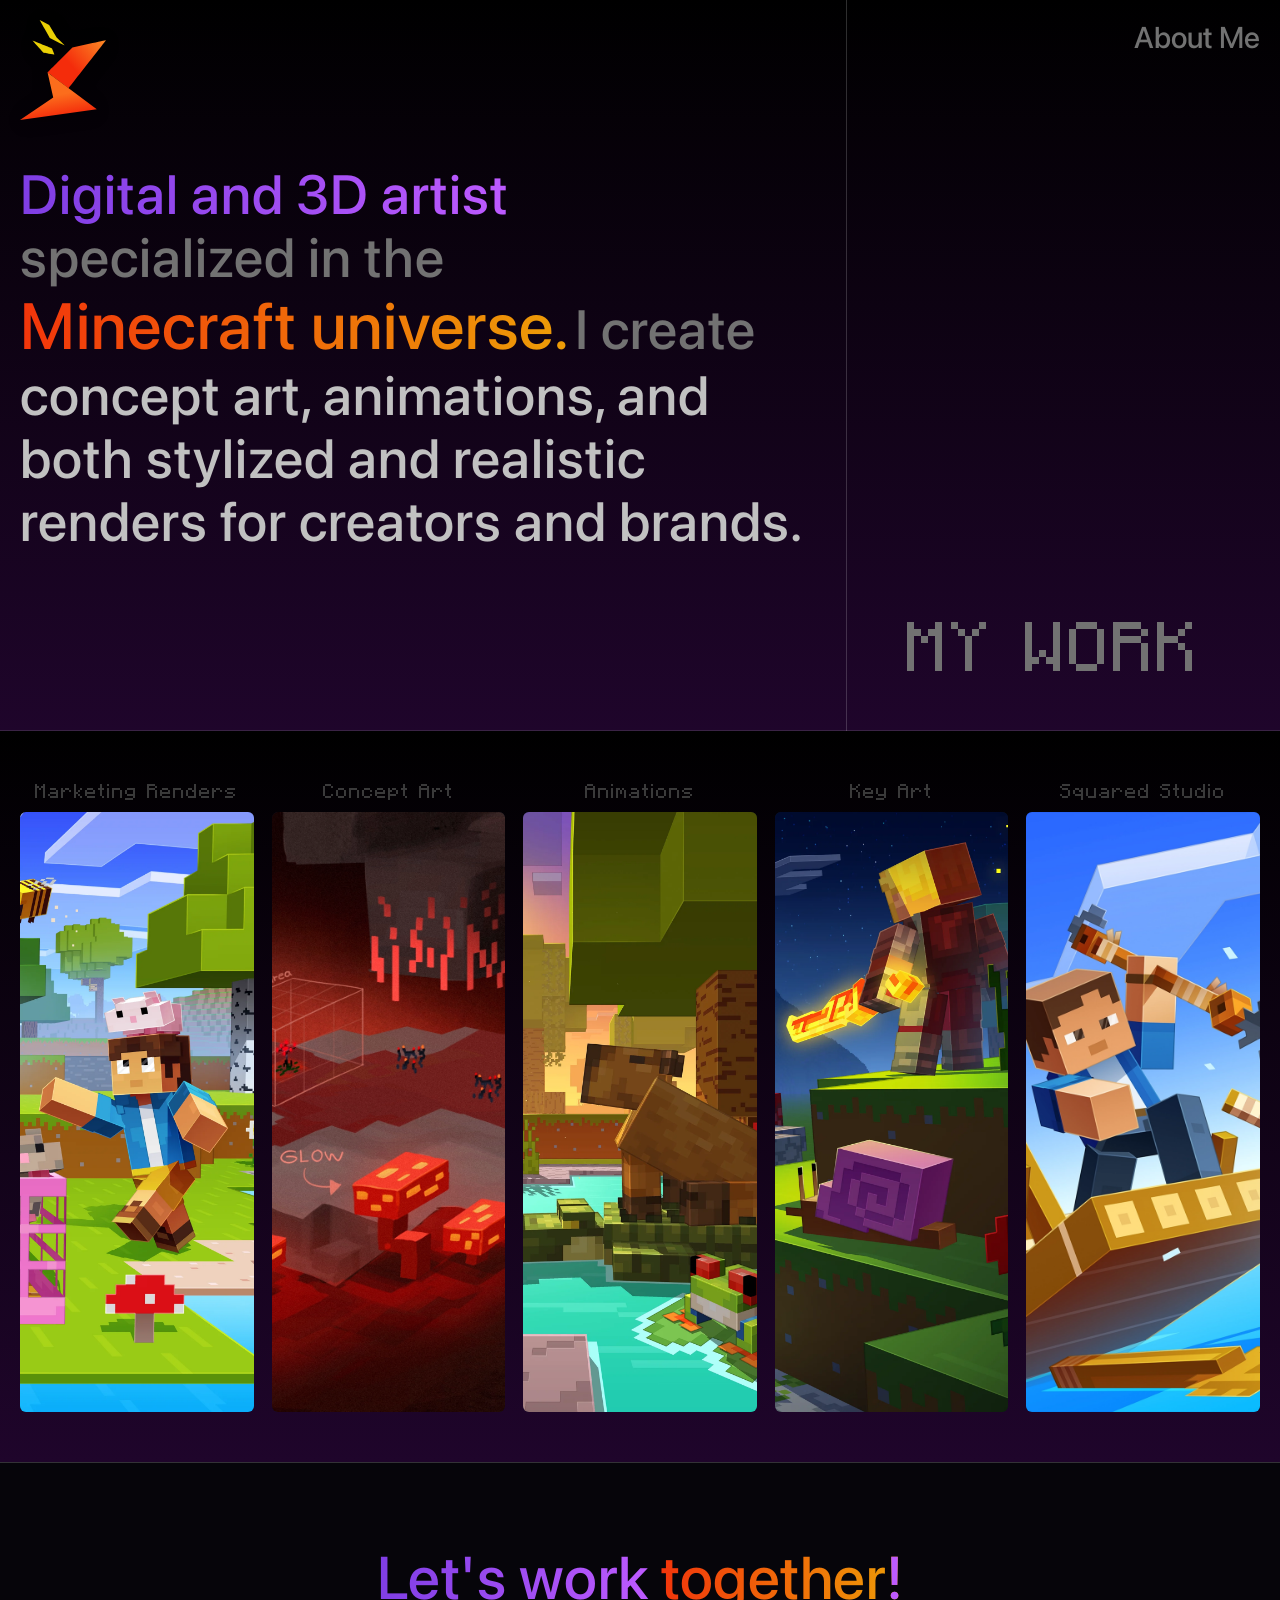
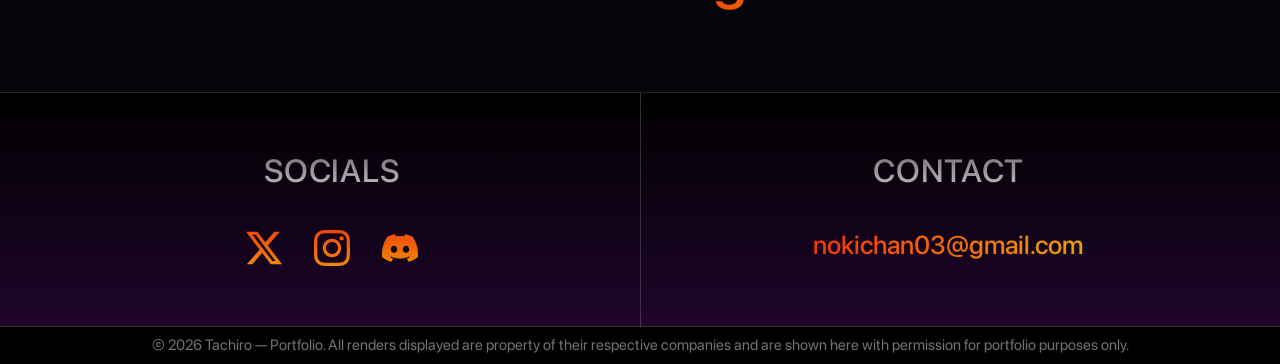
<file: index.html>
<!DOCTYPE html>
<html lang="en">
  <head>
    <meta charset="UTF-8" />
    <meta name="viewport" content="width=device-width, initial-scale=1" />
    <title>Tachiro | Home</title>
    <link rel="icon" type="image/svg+xml" href="assets/logo.svg" />
    <link rel="stylesheet" href="css/normalize.css">
    <link rel="stylesheet" href="css/style.css">
  </head>
  
  <body>
    <!-- ========== HERO ========== -->
    <section class="hero">
        <div class="hero-grid">
            <!-- left -->
            <div class="hero-left">
              <a class="img-logo" href="index.html">
                <img class="hero-logo" src="assets/logo.svg" alt="Logo" width="100" height="100" />
              </a>

                <h1 class="hero-title">
                    <span class="t-grad-violet">Digital and 3D artist</span>
                    <span class="t-muted"> specialized in the  </span>
                    <span class="t-grad-orange">Minecraft universe. </span>
                    <span class="t-muted"> I create</span>
                    <span class="t-muted2">concept art, animations, and both stylized and realistic</span>
                    <span class="t-muted2">renders for creators and brands.</span>
                </h1>
            </div>

            <!-- vertical line -->
              <div class="hero-vline" aria-hidden="true">

              </div>

            <!-- right -->
            <aside class="hero-right">
                <a class="hero-about" href="about.html">About Me</a>
                <a class="hero-work" href="marketing.html">MY WORK</a>
            </aside>
        </div>

        <div class="divider-x" aria-hidden="true"></div>
    </section>

    <!-- ===== CATEGORY STRIP ===== -->
    <section class="cat-strip">
      <div class="cat-row">

        <article class="cat">
          <h3 class="cat__label">Marketing Renders</h3>
          <a class="cat__thumb" href="marketing.html">
            <img src="assets/img/MarketingRenders.webp" alt="Marketing Renders">
          </a>
        </article>

        <article class="cat">
          <h3 class="cat__label">Concept Art</h3>
          <a class="cat__thumb" href="concept.html">
            <img src="assets/img/ConceptArt.webp" alt="Concept Art">
          </a>
        </article>

        <article class="cat">
          <h3 class="cat__label">Animations</h3>
          <a class="cat__thumb" href="animations.html">
            <img src="assets/img/Animations.webp" alt="Animations">
          </a>
        </article>

        <article class="cat">
          <h3 class="cat__label">Key Art</h3>
          <a class="cat__thumb" href="keyart.html">
            <img src="assets/img/KayArt.webp" alt="Key Art">
          </a>
        </article>

        <article class="cat">
          <h3 class="cat__label">Squared Studio</h3>
          <a class="cat__thumb" href="collabs.html">
            <img src="assets/img/Collaborations.webp" alt="Collaborations">
          </a>
        </article>

      </div>
    </section>

    <!-- ===== CTA ===== -->
    <section class="cta">
      <div class="cta__inner">
        <h2 class="cta__title">
          <span class="cta-grad_violeta">Let's work</span>
          <span class="cta-grad_orange">together<span class="cta-grad_violeta2">!</span></span>
        </h2>
      </div>
      <div class="divider-x" aria-hidden="true"></div>
    </section>

    <!-- ===== FOOTER ===== -->
    <footer class="site-footer">
      <div class="footer-grid">
        <!-- Left -->
        <div class="footer-left">
          <h3 class="footer-headingLeft footer-heading">SOCIALS</h3>

          <nav class="socials">
            <!-- X / Twitter -->
            <a class="social" href="https://x.com/tachiro02" target="_blank" rel="noopener">
              <img src="assets/icons/twitter-alt.svg" alt="X/Twitter">
            </a>
            <!-- Instagram -->
            <a class="social" href="https://www.instagram.com/tachiro02/" target="_blank" rel="noopener">
              <img src="assets/icons/instagram.svg" alt="Instagram">
            </a>
            <!-- Discord -->
            <a class="social" href="https://discordapp.com/users/483805374525472788" target="_blank" rel="noopener">
              <img src="assets/icons/discord.svg" alt="Discord">
            </a>
          </nav>
        </div>

        <!-- Vertical divider -->
        <div class="footer-vline" aria-hidden="true"></div>

        <!-- Right -->
        <div class="footer-right">
          <h3 class="footer-heading">CONTACT</h3>
          <a class="footer-mail" href="mailto:nokichan03@gmail.com">nokichan03@gmail.com</a>
        </div>
      </div>
    </footer>
      <div class="footer-bottom">
          <p>© 2026 Tachiro — Portfolio. All renders displayed are property of their respective companies and are shown here with permission for portfolio purposes only.</p>
      </div>
  </body>

  <script>
    document.addEventListener('contextmenu', (e) => e.preventDefault());
  </script>

    <script>
      document.addEventListener('dragstart', (e) => {
        if (e.target.closest('.gallery, .tile, #lightbox')) {
          e.preventDefault();
        }
      });
    </script>  

</html>
</file>
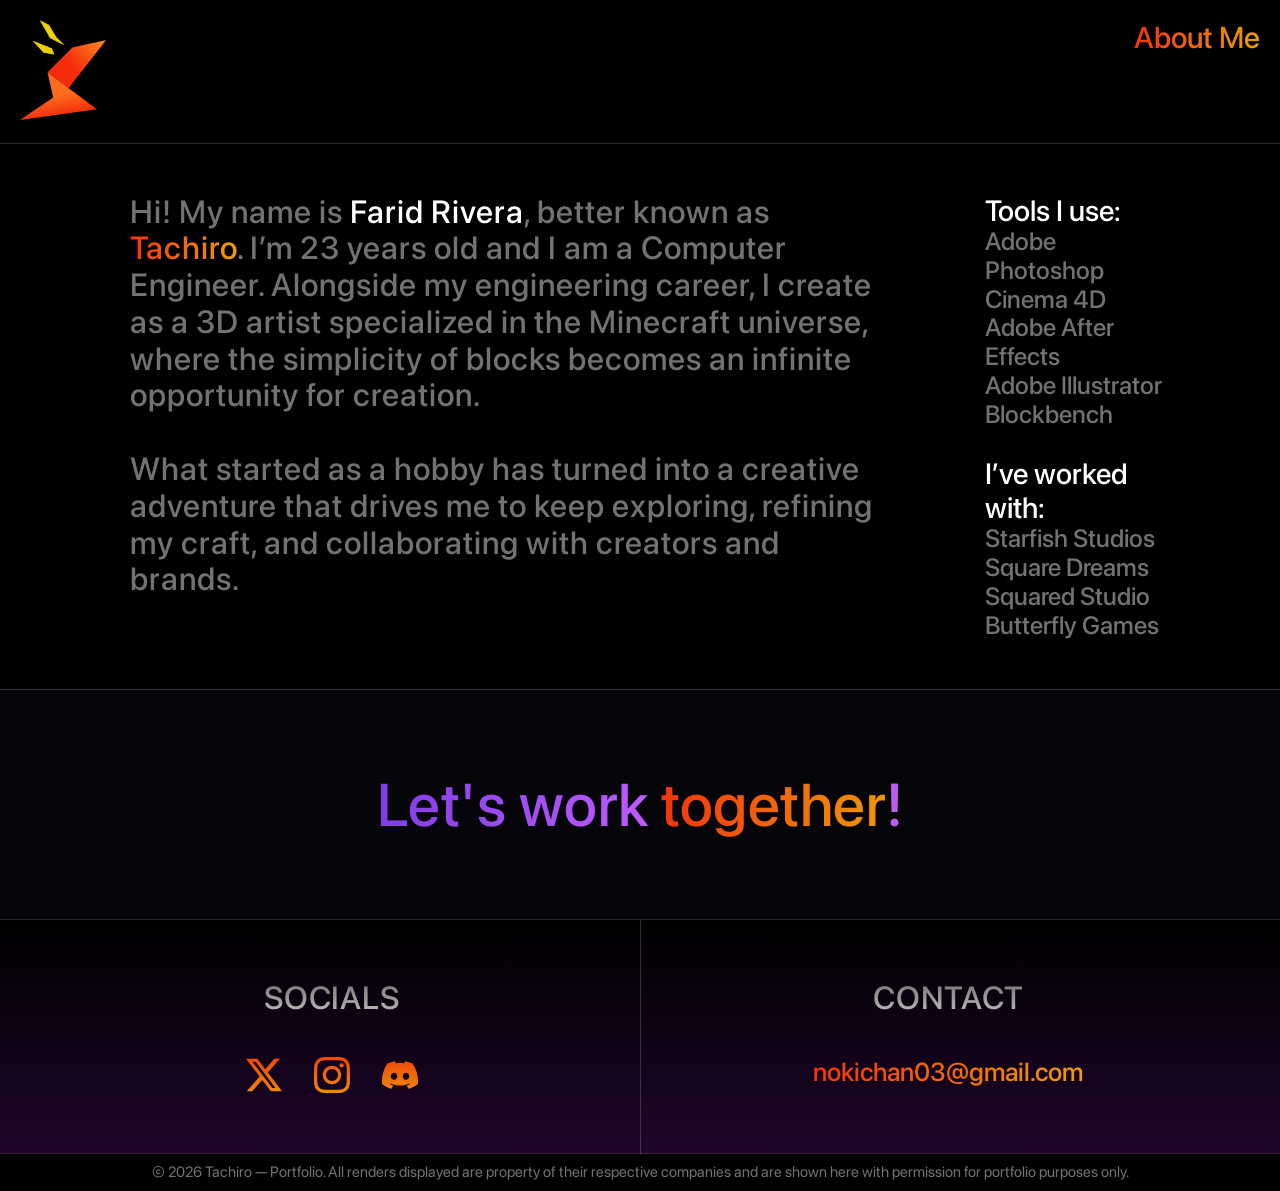
<file: about.html>
<!DOCTYPE html>
<html lang="en">
<head>
    <meta charset="UTF-8" />
    <meta name="viewport" content="width=device-width, initial-scale=1" />
    <title>Tachiro | About Me</title>
    <link rel="icon" type="image/png" href="assets/logo.png" />
    <link rel="stylesheet" href="css/normalize.css">
    <link rel="stylesheet" href="css/style.css">
  </head>
<body>

  <!-- ===== Header ===== -->
    <header class="hero-abo">
        <div class="hero-abo_grid1">
            <div>
              <a class="img-logo" href="index.html">
                <img src="assets/logo.svg" alt="Logo" width="100" height="100" />
              </a>
            </div>

            <div class="hero-abo_type">
                <h1 class="hero-abo_es">About Me</h1>
            </div>
        </div>
    </header>

  <!-- ===== About Grid ===== -->
         <div class="divider-x" aria-hidden="true"></div>
    <main class="main-abo">
        <!-- Column right -->
        <div class="main-abo_grid">
            <section class="main-abo_indi">
                <article>
                    <p class="main-abo_indiColor">
                        Hi! My name is <span class="main-abo_indiColor2">Farid Rivera</span>, better known as <span class="main-abo_indiColor3">Tachiro</span>.
                        I’m 23 years old and I am a Computer Engineer. Alongside my engineering career, I create as a 3D artist specialized in the Minecraft universe, where the simplicity of blocks becomes an infinite opportunity for creation.
                    </p>
                        <br>
                    <p class="main-abo_indiColor">
                        What started as a hobby has turned into a creative adventure that drives me to keep exploring, refining my craft, and collaborating with creators and brands.
                    </p>
                </article>
            </section>

            <aside class="main-abo_indi2">
                <!-- Tools -->
                    <section>
                        <h3>Tools I use:</h3>
                        <div class="main-abo_indiColor">
                            <p>Adobe Photoshop</p>
                            <p>Cinema 4D</p>
                            <p>Adobe After Effects</p>
                            <p>Adobe Illustrator</p>
                            <p>Blockbench</p>
                        </div>
                    </section>
                    <br>
                    <section>
                        <h3>I’ve worked with:</h3>
                        <div class="main-abo_indiColor">
                            <p>Starfish Studios</p>
                            <p>Square Dreams</p>
                            <p>Squared Studio</p>
                            <p>Butterfly Games</p>
                        </div>
                    </section>
            </aside>
        </div>
    </main>

    <!-- ===== CTA ===== -->
    <section class="cta">
      <div class="cta__inner">
        <h2 class="cta__title">
          <span class="cta-grad_violeta">Let's work</span>
          <span class="cta-grad_orange">together<span class="cta-grad_violeta2">!</span></span>
        </h2>
      </div>
      <div class="divider-x" aria-hidden="true"></div>
    </section>

    <!-- ===== FOOTER ===== -->
    <footer class="site-footer">
      <div class="footer-grid">
        <!-- Left -->
        <div class="footer-left">
          <h3 class="footer-heading">SOCIALS</h3>

          <nav class="socials">
            <!-- X / Twitter -->
            <a class="social" href="https://x.com/tachiro02" target="_blank" rel="noopener">
              <img src="assets/icons/twitter-alt.svg" alt="X / Twitter">
            </a>
            <!-- Instagram -->
            <a class="social" href="https://www.instagram.com/tachiro02/" target="_blank" rel="noopener">
              <img src="assets/icons/instagram.svg" alt="Instagram">
            </a>
            <!-- Discord -->
            <a class="social" href="https://discordapp.com/users/483805374525472788" target="_blank" rel="noopener">
              <img src="assets/icons/discord.svg" alt="Discord">
            </a>
          </nav>
        </div>

        <!-- Divider vertical -->
        <div class="footer-vline" aria-hidden="true"></div>

        <!-- Right -->
        <div class="footer-right">
          <h3 class="footer-heading">CONTACT</h3>
          <a class="footer-mail" href="mailto:nokichan03@gmail.com">nokichan03@gmail.com</a>
        </div>
      </div>
    </footer>
      <div class="footer-bottom">
          <p>© 2026 Tachiro — Portfolio. All renders displayed are property of their respective companies and are shown here with permission for portfolio purposes only.</p>
      </div>
  </body>
  
  <script>
    document.addEventListener('contextmenu', (e) => e.preventDefault());
  </script>

  <script>
    document.addEventListener('dragstart', (e) => {
      if (e.target.closest('.gallery, .tile, #lightbox')) {
        e.preventDefault();
      }
    });
  </script>  

</html>
</file>
<file: css/style.css>
:root {
  /* Purple */
  --pur:#7f3ee4;
  --purp:#bd5aff;
  /* Yellow */
  --yell:#f2350b;
  --yello:#ed9e07;
  /* Text */
  --tex1:#727272;
  --tex2:#c1c1c1;
  /* Select */
  --nosele:#3a3a3a;
  --yessele:#ffffff;
  /* gradient */
  --bgsolid:#000000;
  --bggradient:#1f052b;

  /* Line */
  --line:rgba(255,255,255,.18);
  --hero-pt: 2rem;
  --hero-pb: 2rem; /* <- corrige nombre (antes tenías --hero-bp) */
}

html, body {
  overflow-x: hidden;
}

/* 1) Asegura fondo oscuro global (si no lo tienes) */
html, body {
  background:#0b0b10;
}

/* 2) Evita márgenes colapsados que “asoman” el fondo del body */
h1, h2, h3, p, ul {
  margin: 0;
} /* quita márgenes por defecto */

body::-webkit-scrollbar {
  display: none;
}

body {
  max-width: auto;
  margin-inline: auto;
}

body {
  cursor: url("../assets/cursor/custom-cursor.png"), auto;
}

a, button {
  cursor: url("../assets/cursor/click-cursor.png"), pointer;
}

/* ==== FUENTES ==== */
@font-face {
  font-family: "Minecraft";
  src: url("../assets/fonts/Minecraft.otf") format("opentype");
  font-weight: 600;
  font-style:normal;
  font-display:swap;
}

@font-face {
  font-family: "SFMedium";
  src: url("../assets/fonts/SFMedium.otf") format("opentype");
  font-weight: 600;
  font-style: normal;
  font-display: swap;
}

@font-face {
  font-family: "SFRegular";
  src: url("../assets/fonts/SFRegular.otf") format("opentype");
  font-weight: 600;
  font-style: normal;
  font-display: swap;
}

/* ==== RESET BASE ==== */
html {
  box-sizing: border-box;
  font-size: 62.5%; /* 1rem = 10px */
}

*, *::before, *::after {
  box-sizing: inherit;
}

a {
  text-decoration: none;
  color: inherit;
}

.img-logo img {
  display:inline-block;  /* <— clave: caja = ancho del texto */
  width:auto;
  margin: 0;
}

/* Animación suave para los spans del hero */
.hero-title span {
  display: inline-block;           /* necesario para transformar cada trozo */
  opacity: 0;
  transform: translateY(30px);
  animation: heroFadeUp 2.5s ease forwards;
}

/* “Stagger”: retrasa cada span un poquito */
.hero-title span:nth-child(1)  { animation-delay: .05s; }
.hero-title span:nth-child(2)  { animation-delay: .15s; }
.hero-title span:nth-child(3)  { animation-delay: .25s; }
.hero-title span:nth-child(4)  { animation-delay: .35s; }
.hero-title span:nth-child(5)  { animation-delay: .45s; }
.hero-title span:nth-child(6)  { animation-delay: .55s; }
.hero-title span:nth-child(7)  { animation-delay: .65s; }
/* añade más nth-child si tienes más spans */

@keyframes heroFadeUp {
  to {
    opacity: 1;
    transform: translateY(0);
    filter: blur(0);
  }
}

/* Respeto a usuarios con “reduced motion” */
@media (prefers-reduced-motion: reduce) {
  .hero-title span { animation: none; opacity: 1; transform: none; filter: none; }
}


/* ==== SECCIÓN HERO ==== */
.hero {
  width: 100%;
  background: linear-gradient(to bottom, var(--bgsolid), var(--bggradient));
}

/* Grid 3 columnas: texto | línea | panel derecho */
.hero-grid {
  max-width: auto;
  min-height: 73rem;
  display:grid;
  grid-template-columns:2fr .1rem 1fr;
  align-items:start;
  padding: 2rem;
}

/* Izquierda */
.hero-logo {
  display:block;
  margin:0 0 1.4rem .6rem;
  filter: drop-shadow(0 .2rem .8rem rgba(0,0,0,.45));
}

.hero-title {
  font-family: "SFMedium", sans-serif;
  letter-spacing:.1rem;
  text-align: left;
  padding-right: 2rem;
  padding-top: 4rem;
}

.t-grad-violet {
  background:linear-gradient(90deg, var(--pur), var(--purp));
  font-size: 5.5rem;
  -webkit-background-clip:text;
  background-clip:text;
  color:transparent;
}

.t-grad-orange {
  background:linear-gradient(90deg, var(--yell), var(--yello));
  font-size: 6.5rem;
  -webkit-background-clip:text;
  background-clip:text;
  color:transparent;
}

.t-muted {
  font-size: 5.5rem;
  color:var(--tex1);
}

.t-muted2 {
  font-size: 5.5rem;
  color:var(--tex2);
}

/* Línea vertical que toca bordes */
.hero-vline {
  width:.1rem;
  background:var(--line);
  align-self:stretch;
  margin-top:calc(-1 * var(--hero-pt));
  margin-bottom:calc(-1 * var(--hero-pb) - .1rem);
  pointer-events:none;   /* <— importantísimo */
}

/* Derecha */
.hero-right {
  min-height:67rem;
  display:flex;
  flex-direction:column;
  justify-content:space-between;
  align-items:flex-end;   /* About Me a la derecha */
  gap:2rem;
  min-width:0;           /* evita desbordes rara vez */
}

.hero-about {
  display:inline-block;  /* <— clave: caja = ancho del texto */
  width:auto;
  margin:0;
  font-family:"SFMedium", sans-serif;
  font-size:3rem;
  color:var(--tex1);
  text-align:right;      /* opcional */
}

.hero-about:hover {
  background:linear-gradient(90deg, var(--yell), var(--yello));
  -webkit-background-clip:text;
  background-clip:text;
  color:transparent;
  transform: scale(1.1);
  transition: transform .15s ease;
  filter: brightness(1.5);
}

.hero-work {
  display:inline-block;
  align-self:center;     /* <— lo centra horizontalmente en la columna derecha */
  font-family:"Minecraft",sans-serif;
  font-size:7rem;
  margin:0 auto; 
  letter-spacing:.2rem;
  color: var(--tex1);
  text-align:center;
}

.hero-work:hover {
  background:linear-gradient(90deg,var(--yell),var(--yello));
  -webkit-background-clip:text; 
  background-clip:text; 
  color:transparent;
  transform: scale(1.1);
  transition: transform .15s ease;
  filter: brightness(1.5);
}

/* Línea horizontal inferior del hero */
.divider-x {
  height: 0; /* <- importante */
  border-top: 1px solid rgba(255,255,255,.12);
  margin: 0;   
}

/* Responsive */
@media (max-width:768px) {
  .hero-grid { grid-template-columns:1fr; }
  .hero-vline { display:none; }
  .hero-right { align-items:center; gap:1.8rem; margin-top:1rem; min-height: 5rem; }
}

/* ===== FRANJA DE CATEGORÍAS ===== */
.cat-strip {
  background: linear-gradient(to bottom, var(--bgsolid), var(--bggradient));
  padding: 2rem 2rem;
  padding-bottom: 5rem;
  padding-top: 5rem;
}

/* Fila con 5 columnas flexibles y separación pareja */
.cat-row {
  display: flex;
  gap: 1.8rem;
  justify-content: space-between;
  max-width: 145rem;
  margin: 0 auto;
}

.cat {
  display: flex;
  flex-direction: column;
  gap: .8rem;
  flex: 1 1 0;        /* todas crecen por igual */
  min-width: 0;       /* evita desbordes de contenido */
  font-family: "Minecraft", sans-serif;
  letter-spacing: .1rem;
}

.cat__label {
  color: var(--nosele);
  font-size: 2rem;
  text-align: center;
  letter-spacing: .1rem;
}

/* Hover: oscurece imagen + borde blanco + título blanco */
.cat__thumb {
  height: 60rem;  /* ajusta a gusto */
  position: relative;
  width: 100%;
  /* fija proporción sin depender del tamaño real de la imagen */
  aspect-ratio: 3 / 5;     /* alto vertical tipo poster (ajústalo si quieres) */
  border-radius: .6rem;
  overflow: hidden;
  line-height: 0;
  background: #0f1629;
}

.cat__thumb img {
  position: absolute;
  inset: 0;
  width: 100%;
  height: 100%;
  object-fit: cover;   /* recorta sin deformar */
  display: block;
  transition: filter .3s ease;
}

/* Marco blanco fino por encima (invisible por defecto) */
.cat__thumb::after {
  content: "";
  position: absolute;
  inset: .1rem;                      /* margen interior del marco */
  border: .1rem solid var(--tex2);
  border-radius: inherit;
  opacity: 0;
  pointer-events: none;
  transition: opacity .3s ease;
}

/* Hover / activo */
.cat:hover .cat__thumb img { filter: brightness(.5); }
.cat:hover .cat__thumb::after { opacity: 1; }
.cat:hover .cat__label { color: var(--yessele); }

.cat:hover {
  transform: translateY(-3px);
  transition: transform .5s ease;
}

/* ===== Responsive ===== */
@media (max-width: 1126px) {
  .cat-row { flex-wrap: wrap; }
  .cat { flex: 1 1 calc(50% - 1.8rem); }  /* 2 por fila en tablets */
}

@media (max-width: 560px) {
  .cat { flex: 1 1 100%; }  /* 1 por fila en móvil */
}

/* ===== CTA ===== */
.cta {
  background:#06050a;
  border-top:.1rem solid var(--line);
}

.cta__inner {
  max-width:145rem;
  margin:0 auto;
  padding:8rem 2.4rem;
}

.cta__title {
  margin:0;
  font-family:"SFMedium",sans-serif;
  font-size:6rem;
  letter-spacing:.05rem;
  text-align:center;
}

.cta-grad_violeta {
  background:linear-gradient(90deg, var(--pur), var(--purp));
  -webkit-background-clip:text;
  background-clip:text;
  color:transparent;
}

.cta-grad_orange {
  background:linear-gradient(90deg, var(--yell), var(--yello));
  -webkit-background-clip:text;
  background-clip:text;
  color:transparent;
}

.cta-grad_violeta2 {
  color: var(--purp);
}

/* ===== FOOTER ===== */
.site-footer {
  background: linear-gradient(to bottom, var(--bgsolid), var(--bggradient));
}

.footer-grid {
  max-width:145rem;
  margin:0 auto;
  padding:6rem 2.4rem;
  display:grid;
  grid-template-columns: 1fr .1rem 1fr;
}

.footer-vline {
  width:.1rem;
  background:var(--line);
  align-self:stretch;
  margin-top:calc(-1 * 6rem);
  margin-bottom:calc(-1 * 6rem - .1rem);
}

.footer-heading {
  margin:0 0 4rem;
  text-align: center;
  font-family:"SFMedium",sans-serif;
  font-size:3.2rem;
  letter-spacing:.08rem;
  background:linear-gradient(180deg, var(--tex1), var(--tex2));
  /*background: var(--purp);*/
  -webkit-background-clip:text;
  background-clip:text;
  color:transparent;
}

/* Social icons */
.socials {
  display:flex;          
  justify-content:center;
  align-items:center;
  gap:3.2rem;  /* espacio entre íconos */
}

.social {
  width:3.6rem;
  height:3.6rem;
  display:inline-flex;
  align-items:center;
  justify-content:center;
  transition: transform .15s ease;
}

.social img {
  width: 3.6rem;
  height: 3.6rem;
  background-size: contain;
  background-repeat: no-repeat;
  background-position: center;
  display: inline-block;
  transition: transform .15s ease;
}

.social.x { background-image: url("../assets/icons/twitter-alt.svg"); }
.social.ig { background-image: url("../assets/icons/instagram.svg"); }
.social.dc { background-image: url("../assets/icons/discord.svg"); }

.social:hover img {
  transform: scale(1.3);
  filter: brightness(1.5);
}

.footer-right {
  display: flex;
  flex-direction: column;   /* Apila CONTACT arriba y el correo abajo */
  align-items: center;      /* Centra horizontalmente TODO lo que esté adentro */
  text-align: center;       /* Asegura que el texto dentro también se centre */
}

.footer-mail {
  display: block;           /* o inline-block, da igual en este caso */
  width: fit-content;       /* el ancho se ajusta al texto, no a toda la fila */
  background: linear-gradient(90deg, var(--yell), var(--yello));
  -webkit-background-clip: text;
  background-clip: text;
  color: transparent;
  font-family: "SFMedium", sans-serif;
  font-size: 2.6rem;
  text-decoration: none;
}
.footer-mail:hover {
  filter: brightness(1.5);
  transform: scale(1.1);
  transition: transform .15s ease;
}

/* Copyright bar */
.footer-bottom {
  display: flex;
  justify-content: center;
  align-items: center;
  border-top:.1rem solid var(--line);
  background-color: var(--bgsolid);
  padding:1rem 1.5rem;
  font-family:"SFRegular",sans-serif;
  font-size:0.5rem;
}

.footer-bottom p {
  max-width: 145rem;
  margin:0 auto;
  font-size: 1.5rem;
  color: var(--tex1);
}

/* ===== Responsive ===== */
@media (max-width:1024px) {
  .footer-grid { grid-template-columns:1fr; }
  .footer-vline { display:none; }
  .footer-left { padding-bottom: 9rem; }
  .footer-heading { margin-bottom:2rem; }
  .footer-mail { font-size:2.2rem; }
}

@media (max-width:768px) {
  .cta__title { font-size:4.4rem; }
  .socials { gap:2.2rem; }
}

/* ---------------------------------------------- ABOUT ME ---------------------------------------------- */
.main-abo, .hero-abo { 
  background-color: var(--bgsolid);
}

.hero-abo_grid1 { 
  background-color: var(--bgsolid);
  padding:2rem; 
  display:grid; 
  grid-template-columns: 1fr 1fr;
}

.hero-abo_type {
  font-family:"SFMedium", sans-serif;
  justify-self: end;
}

.hero-abo_es { /* <— clave: caja = ancho del texto */
  display: inline-block;  /* o: inline-flex */
  width: fit-content; 
  font-size:3rem;
  margin-top: 0;
  text-align: right;
  background:linear-gradient(90deg,var(--yell),var(--yello));
  -webkit-background-clip:text; 
  background-clip:text; 
  color:transparent;
}

/* description */
.main-abo_grid {
  display:grid; 
  grid-template-columns:3fr 1fr;
  padding: 0 6rem 0 8rem;
  max-width: 145rem;
  margin-inline: auto;  /* centra horizontalmente */
  font-family:"SFMedium", sans-serif;
  color: var(--yessele);
}

.main-abo_indi {
  padding: 5rem;
  font-size: 3.2rem;
  letter-spacing:.1rem;
}

.main-abo_indi2 {
  padding: 5rem;
  font-size: 2.5rem;
}

.main-abo_indiColor { color: var(--tex1); }
.main-abo_indiColor2 { color: var(--yessele); }

.main-abo_indiColor3 {
  background:linear-gradient(90deg, var(--yell), var(--yello));
  -webkit-background-clip:text;
  background-clip:text;
  color:transparent;
}

/* <= 992px: stack del hero si hace falta y grid 1col + 1col más equilibrado */
@media (max-width: 1087px) {
  .main-abo_grid {
    grid-template-columns: 1fr;
    padding: 0 2.5rem;
  }
  .main-abo_indi2 {
    padding-top: 1rem;
  }
}

/* <= 480px: título centrado, espacios compactos */
@media (max-width: 480px) {
  .hero-abo_es {
    text-align: center;
    font-size: clamp(1.6rem, 6vw, 2.2rem);
  }
  .main-abo_grid { padding: 0; }
  .main-abo_indi,
  .main-abo_indi2 {
    font-size: 3rem;
    padding: 2rem 1rem;
  }
}

/*-------------------- Marketing ----------------*/

/* ===== Tabs de navegación en header ===== */
.hero-abo_es2 {
  display:inline-block;  /* <— clave: caja = ancho del texto */
  width:auto;
  margin:0;
  font-family:"SFMedium", sans-serif;
  font-size:3rem;
  color:var(--tex1);
  text-align:right;  
}
.hero-abo_es2:hover {
  background:linear-gradient(90deg,var(--yell),var(--yello));
  -webkit-background-clip:text; 
  background-clip:text; 
  color:transparent;
  transform: scale(1.1);
  transition: transform .15s ease;
}
.site-nav {
  display: flex;
  gap: 1.8rem;
  justify-content: space-around;
  padding: 2rem;
}
.site-nav__link {
  display: inline-block;           /* necesario para transformar cada trozo */
  opacity: 0;
  transform: translateY(8px);
  animation: heroFadeUp 2s ease forwards;
  font-family: "Minecraft", sans-serif;
  letter-spacing: .1rem;
  font-size: 2rem;
}

.is-active {
  background:linear-gradient(90deg, var(--yell), var(--yello));
  -webkit-background-clip:text;
  background-clip:text;
  color:transparent;
}
.no-active {
  color:var(--tex1)
}
.no-active:hover {
  background:linear-gradient(90deg, var(--yell), var(--yello));
  -webkit-background-clip:text;
  background-clip:text;
  color:transparent;
}

/* ===== Gallery Masonry ===== */
.gallery{ 
  padding: 2rem 1.25rem 3rem; 
  background: linear-gradient(to bottom, var(--bgsolid), var(--bggradient));
  width: 100%;;
}

.masonry{
  font-family: "Minecraft", sans-serif;
  letter-spacing: .1rem;
  column-count: 3;
  column-gap: 1.5rem;
  padding-top:2rem;
}

/* Cada tile es un <a> con background-image (no <img>) para dificultar guardar */
.tile{
  display:block;
  width:100%;
  margin:0 0 1.5rem;
  position:relative;
  overflow:hidden;
  background-size:cover;
  background-position:center;
  border-radius:14px;
  transition:transform .5s ease;
  -webkit-user-drag:none;
  user-select:none;

  /* EVITA cortes/particiones en columnas (clave en iPad) */
  break-inside: avoid;
  -webkit-column-break-inside: avoid;
  -moz-column-break-inside: avoid;
}

/* Alturas/formatos para “desorden” controlado */
.t-21x9   { aspect-ratio: 21 / 9; }
.t-16x9   { aspect-ratio: 16 / 9; }
.t-9x16   { aspect-ratio: 9 / 16; }
.t-3x4    { aspect-ratio:  3 / 4; }
.t-1x1    { aspect-ratio:  1 / 1; }

.tile::before{
  content:"";
  position:absolute;
  inset: 0; /* elimina el margen de 5px */
  border-radius: 14px;   /* respeta el redondeo */
  background:rgba(0,0,0,0);          /* estado normal transparente */
  transition:background .3s ease, box-shadow .3s ease;
  pointer-events:none;    
}

/* Hover: oscurecer y borde blanco fino */
.tile:hover{
  transform:translateY(-2px);
}
.tile:hover::before{
  background:rgba(0,0,0,0.45);       /* “sombra” interna */
  box-shadow:inset 0 0 0 1.5px #fff; /* marco blanco fino */
  pointer-events:none
}

/* Posición del texto */
.tile .caption{
  position:absolute; left:0; right:0; top:0;
  padding: 1rem 1rem;
  font-size: 1.5rem;
  color:#fff;
  transform: translateY(-100%);
  transition: transform .5s ease;
}

/* Saca el texto hacia arriba */
.tile:hover .caption,
.tile:focus-visible .caption{ transform: translateY(0); }

/* Pequeño borde interno en reposo para que se vea nítido en fondos muy oscuros */
.tile::after{
  content:"";
  position:absolute; inset:0;
  border-radius:14px;
  box-shadow: inset 0 0 0 1px rgba(255,255,255,.04);
  pointer-events:none;
}

/* Deshabilita selección/arrastre global dentro de la galería */
.no-save, .gallery, .masonry, .tile{
  -webkit-user-select: none; user-select: none;
}

@media (max-width: 1100px){ .masonry{ column-count: 2; } }
@media (max-width: 768px){ .site-nav { flex-direction: column } .site-nav__link { text-align: center; } }
@media (max-width: 480px){ .masonry{ column-count: 1; } }

/* -------------------------------------LIGHTBOX ----------------------------------------- */

/* ===== LIGHTBOX ===== */
.lightbox {
  position: fixed;
  inset: 0;
  display: flex; /* siempre montado; controlamos visibilidad */
  justify-content: center;
  align-items: center;
  background: rgba(0, 0, 0, 0.9);
  z-index: 99999;

  /* Sin lupa, usa tu cursor personalizado */
  cursor: inherit;

  /* Estado oculto */
  opacity: 0;
  visibility: hidden;
  pointer-events: none;
  transition: opacity 0.25s ease, visibility 0.25s ease;
}

/* Lightbox activo */
.lightbox.is-open {
  opacity: 1;
  visibility: visible;
  pointer-events: auto;
}

/* Imagen ampliada */
.lightbox-img {
  max-width: 90vw;
  max-height: 90vh;
  object-fit: contain;
  border-radius: 10px;
  box-shadow: 0 0 30px rgba(0, 0, 0, 0.7);
  cursor: inherit; /* mantiene tu cursor */
}

@keyframes lb-zoom-in {
  from {
    transform: scale(0.98);
    opacity: 0.6;
  }
  to {
    transform: scale(1);
    opacity: 1;
  }
}

/* Botón cerrar */
.lb-close {
  position: absolute;
  top: 16px;
  right: 24px;
  font-size: 32px;
  line-height: 1;
  background: transparent;
  color: #fff;
  border: 0;
  cursor: pointer;
  user-select: none;
}

/* Flechas (ocultas, pero funcionales con teclado) */
.lb-prev,
.lb-next {
  display: none !important;
}

/* Evita interferencia de overlays */
.tile::before,
.overlay {
  pointer-events: none;
}

/* Bloquea scroll al abrir el lightbox */
body.no-scroll {
  overflow: hidden;
  height: 100vh;
  touch-action: none;
}

/* Accesibilidad: reducir movimiento */
@media (prefers-reduced-motion: reduce) {
  .lightbox,
  .lightbox * {
    animation: none !important;
    transition: none !important;
  }
}

/* Móviles */
@media (max-width: 768px) {
  .lightbox-img {
    max-width: 95vw;
    max-height: 85vh;
  }

  .lb-close {
    font-size: 2rem;
    right: 16px;
  }
}

.lightbox-video {
  max-width: 90%;
  max-height: 90%;
  border-radius: 10px;
  box-shadow: 0 0 30px rgba(0,0,0,0.8);
  object-fit: contain;
}
</file>
